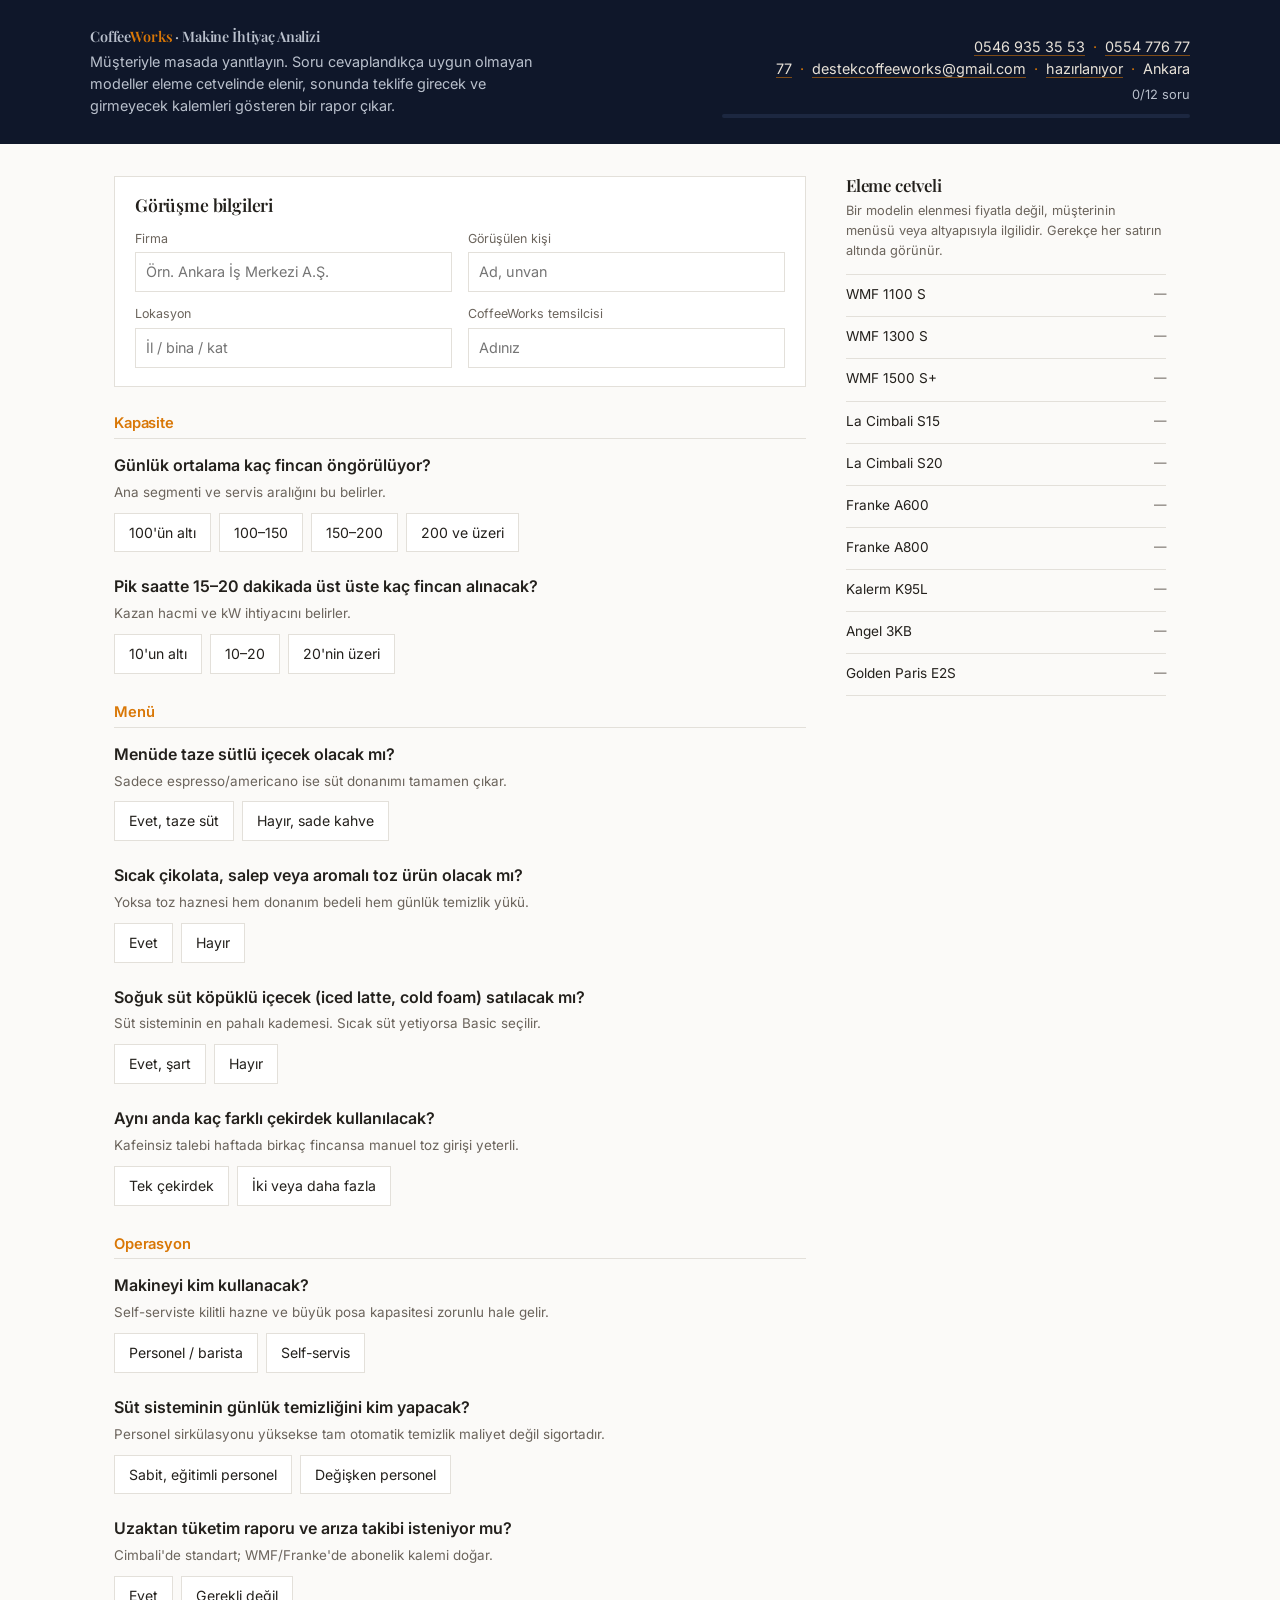
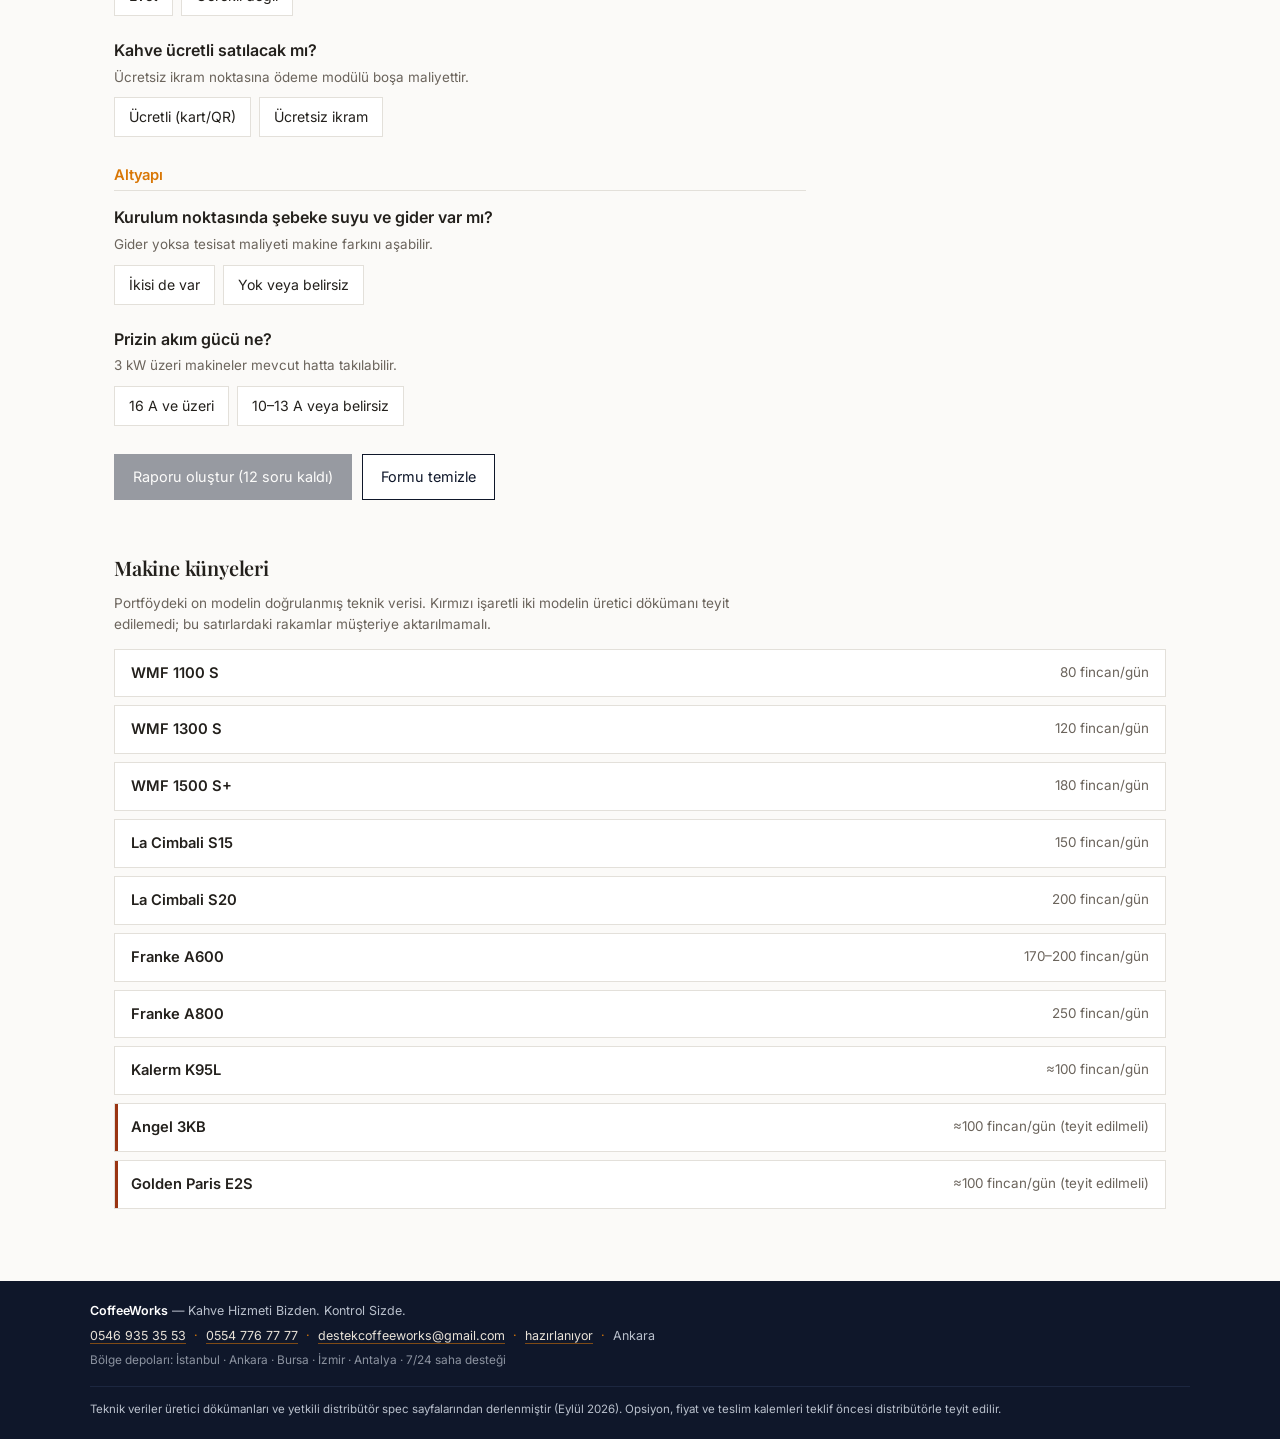
<file: index.html>
<!DOCTYPE html>
<html lang="tr">
<head>
<meta charset="utf-8">
<meta name="viewport" content="width=device-width, initial-scale=1">
<title>CoffeeWorks · Makine İhtiyaç Analizi</title>
<meta name="description" content="CoffeeWorks satış ekibi için makine konfigürasyon ve ihtiyaç analizi aracı.">
<meta name="robots" content="noindex">
<link rel="preconnect" href="https://fonts.googleapis.com">
<link rel="preconnect" href="https://fonts.gstatic.com" crossorigin>
<link href="https://fonts.googleapis.com/css2?family=Playfair+Display:wght@600&family=Inter:wght@400;600&display=swap" rel="stylesheet">
<link rel="stylesheet" href="assets/style.css">
</head>
<body>

<header class="ust">
  <div class="ustIc">
    <div>
      <p class="marka">Coffee<em>Works</em> · Makine İhtiyaç Analizi</p>
      <p>Müşteriyle masada yanıtlayın. Soru cevaplandıkça uygun olmayan modeller eleme cetvelinde elenir, sonunda teklife girecek ve girmeyecek kalemleri gösteren bir rapor çıkar.</p>
    </div>
    <div class="ustSag">
      <p class="iletisimSatir ustIletisim"></p>
      <div class="ilerlemeKutu">
        <span id="ilerleme">0/12 soru</span>
        <div class="cubuk"><i id="ilerlemeCubuk"></i></div>
      </div>
    </div>
  </div>
</header>

<main>
<div class="kabuk">

  <div>
    <section class="musteriKutu">
      <h2>Görüşme bilgileri</h2>
      <div class="alanlar">
        <div><label for="firma">Firma</label><input id="firma" type="text" placeholder="Örn. Ankara İş Merkezi A.Ş."></div>
        <div><label for="kisi">Görüşülen kişi</label><input id="kisi" type="text" placeholder="Ad, unvan"></div>
        <div><label for="lokasyon">Lokasyon</label><input id="lokasyon" type="text" placeholder="İl / bina / kat"></div>
        <div><label for="temsilci">CoffeeWorks temsilcisi</label><input id="temsilci" type="text" placeholder="Adınız"></div>
      </div>
    </section>

    <form id="sorular" autocomplete="off"></form>

    <div class="eylemler">
      <button type="button" id="raporBtn" disabled>Raporu oluştur</button>
      <button type="button" id="sifirlaBtn" class="ikincil">Formu temizle</button>
    </div>
  </div>

  <aside class="yan">
    <h2>Eleme cetveli</h2>
    <p>Bir modelin elenmesi fiyatla değil, müşterinin menüsü veya altyapısıyla ilgilidir. Gerekçe her satırın altında görünür.</p>
    <ul id="cizelge"></ul>
  </aside>
  </div>

  <section class="raporSarmal sayfa" id="raporSarmal" hidden>
    <div class="raporAraclar">
      <button type="button" id="yazdirBtn">Yazdır / PDF kaydet</button>
      <button type="button" id="kopyalaBtn" class="ikincil">Metin olarak kopyala</button>
    </div>
    <div id="rapor"></div>
  </section>

  <section class="kunyeler sayfa">
    <h2>Makine künyeleri</h2>
    <p>Portföydeki on modelin doğrulanmış teknik verisi. Kırmızı işaretli iki modelin üretici dökümanı teyit edilemedi; bu satırlardaki rakamlar müşteriye aktarılmamalı.</p>
    <div id="kunyeler"></div>
  </section>

</main>

<footer class="altBant">
  <div id="altIletisim"></div>
  <div class="kucuk">Teknik veriler üretici dökümanları ve yetkili distribütör spec sayfalarından derlenmiştir (Eylül 2026). Opsiyon, fiyat ve teslim kalemleri teklif öncesi distribütörle teyit edilir.</div>
</footer>

<script src="assets/data.js"></script>
<script src="assets/app.js"></script>
</body>
</html>
</file>
<file: assets/style.css>
:root {
  --lacivert: #0f172a;
  --lacivert-acik: #1c2740;
  --altin: #d97706;
  --altin-soluk: #f5e3c8;
  --kagit: #fbfaf8;
  --kart: #ffffff;
  --cizgi: #e3e0da;
  --metin: #23201c;
  --soluk: #6b645c;
  --kirmizi: #9a3412;
  --olcu: 1100px;
}

* { box-sizing: border-box; }

html { scroll-behavior: smooth; }

body {
  margin: 0;
  background: var(--kagit);
  color: var(--metin);
  font-family: Inter, "Helvetica Neue", Arial, sans-serif;
  font-size: 16px;
  line-height: 1.55;
  -webkit-font-smoothing: antialiased;
}

h1, h2, h3, .marka {
  font-family: "Playfair Display", Georgia, serif;
  font-weight: 600;
  letter-spacing: -0.01em;
  line-height: 1.15;
  margin: 0;
}

a { color: var(--lacivert); }

/* ---------- Üst bant ---------- */
.ust {
  background: var(--lacivert);
  color: #f6f4f1;
  padding: 22px 24px 26px;
}
.ustIc {
  max-width: var(--olcu);
  margin: 0 auto;
  display: flex;
  flex-wrap: wrap;
  gap: 16px 32px;
  align-items: flex-end;
  justify-content: space-between;
}
.marka { font-size: 1.5rem; color: #fff; }
.marka em { color: var(--altin); font-style: normal; }
.ust p { margin: 6px 0 0; color: #b9c0cc; font-size: 0.9rem; max-width: 52ch; }
.ustSag { min-width: 220px; text-align: right; }
.ustIletisim { margin: 0 0 14px; font-size: 0.86rem; color: #e8e2d8 !important; }
.ustIletisim a { color: #e8e2d8; text-decoration: none; border-bottom: 1px solid rgba(217, 119, 6, 0.55); }
.ustIletisim a:hover { color: var(--altin); }
.ayirac { color: var(--altin); margin: 0 8px; }
.ilerlemeKutu { min-width: 200px; }
.ilerlemeKutu span { font-size: 0.8rem; color: #b9c0cc; }
.cubuk {
  height: 4px;
  background: var(--lacivert-acik);
  border-radius: 2px;
  overflow: hidden;
  margin-top: 8px;
}
.cubuk i { display: block; height: 100%; background: var(--altin); width: 0; transition: width 0.25s ease; }

/* ---------- Yerleşim ---------- */
.kabuk {
  max-width: var(--olcu);
  margin: 0 auto;
  padding: 32px 24px 0;
  display: grid;
  grid-template-columns: minmax(0, 1fr) 320px;
  gap: 40px;
  align-items: start;
}

.musteriKutu {
  background: var(--kart);
  border: 1px solid var(--cizgi);
  padding: 18px 20px;
  margin-bottom: 28px;
}
.musteriKutu h2 { font-size: 1.1rem; margin-bottom: 14px; }
.alanlar { display: grid; grid-template-columns: 1fr 1fr; gap: 12px 16px; }
.alanlar label { display: block; font-size: 0.78rem; color: var(--soluk); margin-bottom: 4px; }
.alanlar input {
  width: 100%;
  padding: 8px 10px;
  border: 1px solid var(--cizgi);
  background: #fff;
  font: inherit;
  font-size: 0.9rem;
}
.alanlar input:focus-visible, .secenek input:focus-visible + span {
  outline: 2px solid var(--altin);
  outline-offset: 1px;
}

h3.blok {
  font-size: 0.92rem;
  font-family: Inter, sans-serif;
  font-weight: 600;
  color: var(--altin);
  border-bottom: 1px solid var(--cizgi);
  padding-bottom: 6px;
  margin: 30px 0 14px;
}
h3.blok:first-child { margin-top: 0; }

.soru { border: 0; padding: 0; margin: 0 0 22px; }
.soru legend { font-size: 1rem; font-weight: 600; padding: 0; }
.yardim { margin: 4px 0 10px; font-size: 0.84rem; color: var(--soluk); max-width: 62ch; }

.secenekler { display: flex; flex-wrap: wrap; gap: 8px; }
.secenek input { position: absolute; opacity: 0; width: 0; height: 0; }
.secenek span {
  display: inline-block;
  padding: 8px 14px;
  border: 1px solid var(--cizgi);
  background: #fff;
  font-size: 0.88rem;
  cursor: pointer;
}
.secenek:hover span { border-color: var(--altin); }
.secenek input:checked + span {
  background: var(--lacivert);
  border-color: var(--lacivert);
  color: #fff;
}

.eylemler { display: flex; flex-wrap: wrap; gap: 10px; margin-top: 28px; }
button {
  font: inherit;
  font-size: 0.9rem;
  padding: 11px 18px;
  border: 1px solid var(--lacivert);
  background: var(--lacivert);
  color: #fff;
  cursor: pointer;
}
button.ikincil { background: #fff; color: var(--lacivert); }
button:disabled { opacity: 0.42; cursor: not-allowed; }
button:hover:not(:disabled) { background: var(--lacivert-acik); color: #fff; }
button.ikincil:hover:not(:disabled) { background: var(--altin-soluk); color: var(--lacivert); border-color: var(--altin); }

/* ---------- Eleme cetveli ---------- */
.yan { position: sticky; top: 24px; }
.yan h2 { font-size: 1.05rem; }
.yan > p { font-size: 0.8rem; color: var(--soluk); margin: 6px 0 14px; }
#cizelge { list-style: none; margin: 0; padding: 0; border-top: 1px solid var(--cizgi); }
#cizelge li {
  display: grid;
  grid-template-columns: 1fr auto;
  gap: 2px 10px;
  padding: 9px 0;
  border-bottom: 1px solid var(--cizgi);
  font-size: 0.85rem;
}
#cizelge .durum { color: var(--soluk); font-size: 0.78rem; text-align: right; }
#cizelge .gerekce { grid-column: 1 / -1; font-size: 0.74rem; color: var(--kirmizi); }
#cizelge li.elendi .ad { text-decoration: line-through; color: #a9a29a; }
#cizelge li.elendi .durum { color: var(--kirmizi); }
#cizelge li.lider {
  background: var(--altin-soluk);
  box-shadow: inset 3px 0 0 var(--altin);
  padding-left: 10px;
}
#cizelge li.lider .ad { font-weight: 600; }

/* ---------- Rapor ---------- */
.sayfa { max-width: var(--olcu); margin: 0 auto; padding: 0 24px; }
.raporSarmal { margin-top: 48px; }
.raporAraclar { display: flex; gap: 10px; margin-bottom: 16px; flex-wrap: wrap; }
#rapor {
  background: var(--kart);
  border: 1px solid var(--cizgi);
  padding: 34px;
}
.raporBaslik {
  display: flex;
  flex-wrap: wrap;
  gap: 20px 40px;
  justify-content: space-between;
  border-bottom: 2px solid var(--lacivert);
  padding-bottom: 18px;
}
.raporBaslik h2 { font-size: 1.6rem; }
.raporBaslik .meta { margin: 4px 0 0; color: var(--soluk); }
.raporMeta { display: flex; gap: 26px; margin: 0; flex-wrap: wrap; }
.raporMeta dt { font-size: 0.72rem; color: var(--soluk); }
.raporMeta dd { margin: 2px 0 0; font-size: 0.9rem; }

.raporIletisim {
  display: flex;
  flex-wrap: wrap;
  gap: 8px 24px;
  justify-content: space-between;
  align-items: baseline;
  margin-top: 14px;
  padding: 12px 14px;
  background: #f7f5f1;
  border-left: 3px solid var(--altin);
}
.raporMarka {
  margin: 0;
  font-family: "Playfair Display", Georgia, serif;
  font-size: 1.05rem;
  color: var(--lacivert);
}
.raporMarka span { display: block; font-family: Inter, sans-serif; font-size: 0.78rem; color: var(--soluk); }
.raporIletisim .iletisimSatir { margin: 0; font-size: 0.86rem; }
.raporIletisim a { color: var(--lacivert); text-decoration: none; border-bottom: 1px solid var(--altin); }

.bolum { margin-top: 32px; }
.bolum h3 { font-size: 1.15rem; margin-bottom: 14px; }

.ozet { margin: 0; display: grid; grid-template-columns: 1fr 1fr; gap: 0 32px; }
.ozetSatir {
  display: flex;
  justify-content: space-between;
  gap: 16px;
  padding: 7px 0;
  border-bottom: 1px dotted var(--cizgi);
  font-size: 0.86rem;
}
.ozetSatir dt { color: var(--soluk); }
.ozetSatir dd { margin: 0; font-weight: 600; text-align: right; white-space: nowrap; }

.oneri { border: 1px solid var(--cizgi); padding: 22px; margin-bottom: 18px; }
.oneri.ana { border: 1px solid var(--lacivert); border-top: 4px solid var(--altin); }
.oneri .rol {
  margin: 0;
  font-size: 0.74rem;
  color: var(--altin);
  font-weight: 600;
}
.oneri h3 { font-size: 1.35rem; margin: 2px 0 2px; }
.oneri .uyum { margin: 0; font-size: 0.84rem; color: var(--soluk); }
.oneri .neden { margin: 12px 0 16px; max-width: 68ch; }

.kunye { display: grid; grid-template-columns: repeat(auto-fit, minmax(210px, 1fr)); gap: 10px 24px; margin: 0; }
.kunye > div { border-top: 1px solid var(--cizgi); padding-top: 7px; }
.kunye dt { font-size: 0.72rem; color: var(--soluk); }
.kunye dd { margin: 2px 0 0; font-size: 0.84rem; }

.artilar, .uyarilar, .tasarruf, .kontrol, .elenenListe { margin: 16px 0 0; padding-left: 20px; }
.artilar li, .uyarilar li, .tasarruf li, .kontrol li, .elenenListe li { font-size: 0.86rem; margin-bottom: 5px; }
.artilar li::marker { color: #15803d; }
.uyarilar li { color: var(--kirmizi); }
.uyarilar li::marker { color: var(--kirmizi); }
.dikkat {
  margin: 16px 0 0;
  padding: 10px 12px;
  background: #f7f5f1;
  border-left: 3px solid var(--altin);
  font-size: 0.84rem;
}
.bos { padding: 16px; background: #f7f5f1; border-left: 3px solid var(--kirmizi); }
.kaynak { margin-top: 34px; font-size: 0.76rem; color: var(--soluk); }

/* ---------- Künye listesi ---------- */
.kunyeler { margin-top: 56px; padding-bottom: 72px; }
.kunyeler > h2 { font-size: 1.25rem; }
.kunyeler > p { font-size: 0.85rem; color: var(--soluk); max-width: 70ch; }
.kunyeKart { border: 1px solid var(--cizgi); background: var(--kart); margin-top: 8px; }
.kunyeKart summary {
  display: flex;
  justify-content: space-between;
  gap: 16px;
  padding: 12px 16px;
  cursor: pointer;
  font-weight: 600;
  font-size: 0.92rem;
}
.kunyeKart[open] summary { border-bottom: 1px solid var(--cizgi); }
.kunyeKap { color: var(--soluk); font-weight: 400; font-size: 0.84rem; }
.kunyeKart > * { padding-left: 16px; padding-right: 16px; }
.kunyeKart > summary { padding-left: 16px; }
.kunyeSegment { font-size: 0.84rem; color: var(--soluk); margin: 12px 0; }
.kunyeKart .kunye { margin-bottom: 14px; }
.kunyeKart.dogrulanmadi summary { box-shadow: inset 3px 0 0 var(--kirmizi); }

.altBant {
  background: var(--lacivert);
  color: #b9c0cc;
  font-size: 0.78rem;
  padding: 20px 24px;
}
.altBant > div { max-width: var(--olcu); margin: 0 auto; }
.altBant strong { color: #fff; font-weight: 600; }
.altBant a { color: #e8e2d8; text-decoration: none; border-bottom: 1px solid rgba(217, 119, 6, 0.55); }
.altBant a:hover { color: var(--altin); }
.altSatir { display: block; margin-top: 6px; }
.altSatir.soluk { color: #8c93a0; font-size: 0.74rem; }
.altBant .kucuk { margin-top: 16px; padding-top: 14px; border-top: 1px solid var(--lacivert-acik); font-size: 0.72rem; }

/* ---------- Duyarlılık ---------- */
@media (max-width: 900px) {
  .ustSag { text-align: left; }
  .kabuk { grid-template-columns: 1fr; gap: 32px; }
  .yan { position: static; }
  .ozet { grid-template-columns: 1fr; }
  .alanlar { grid-template-columns: 1fr; }
  #rapor { padding: 20px; }
}

@media (prefers-reduced-motion: reduce) {
  html { scroll-behavior: auto; }
  .cubuk i { transition: none; }
}

@media print {
  .ust, .yan, .musteriKutu, #sorular, .eylemler, .raporAraclar, .kunyeler, .altBant { display: none !important; }
  .raporIletisim { background: none; border-left: 0; border-top: 1px solid #ccc; padding: 10px 0 0; }
  .raporIletisim a { border-bottom: 0; color: #000; }
  body { background: #fff; font-size: 11pt; }
  .kabuk { display: block; padding: 0; max-width: none; }
  .raporSarmal { margin: 0; }
  #rapor { border: 0; padding: 0; }
  .oneri { break-inside: avoid; }
  .bolum { break-inside: avoid-page; }
}
</file>
